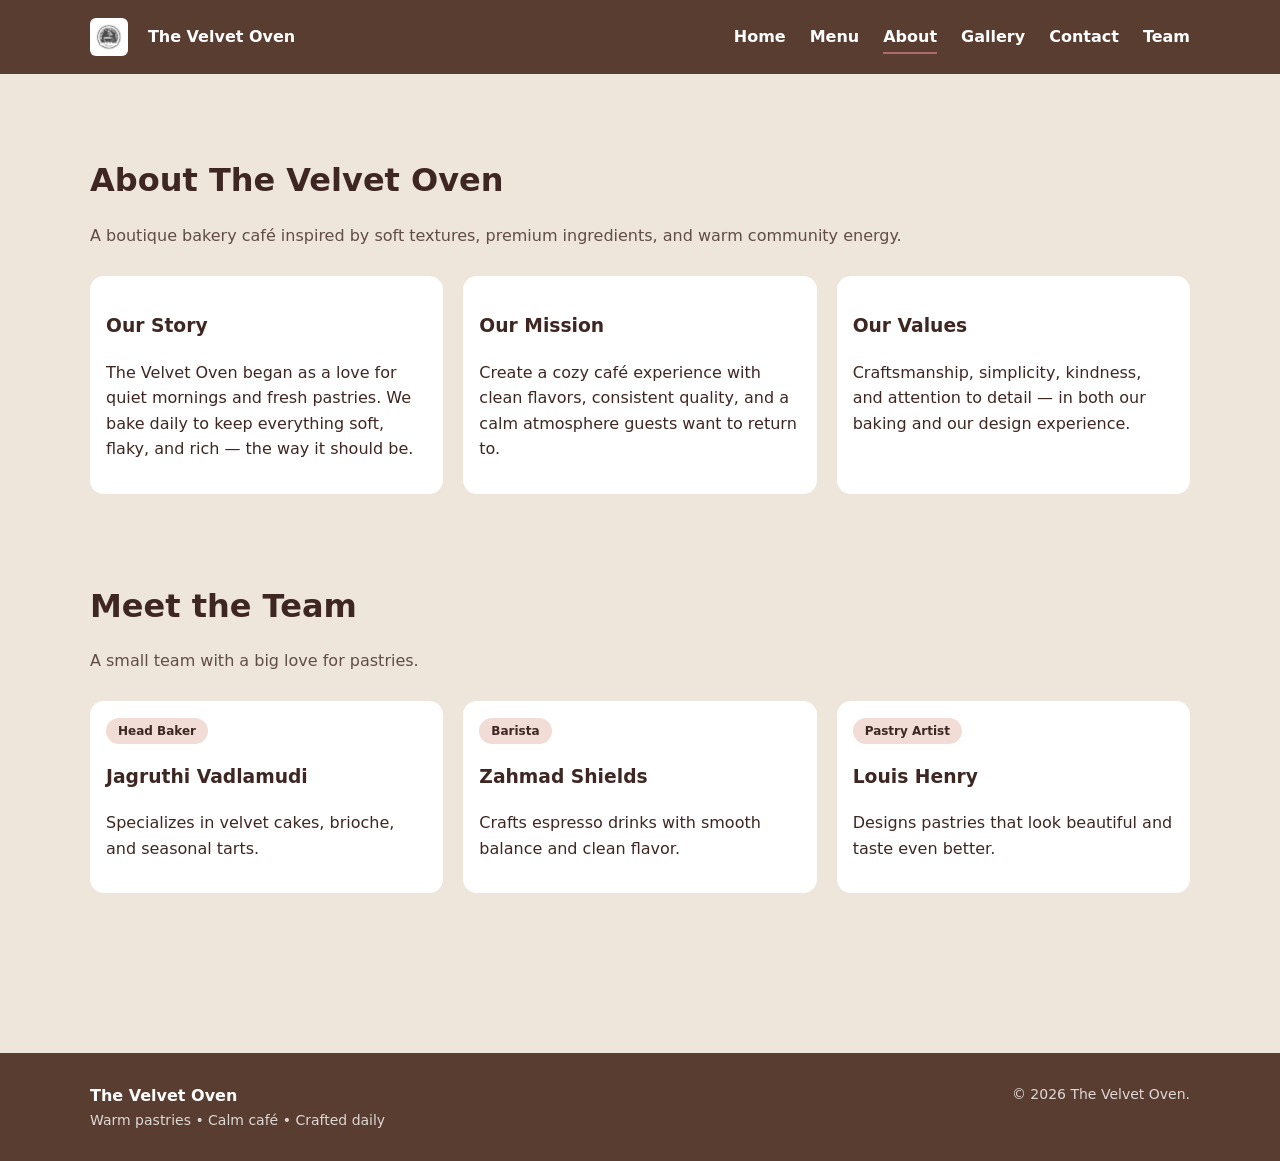
<file: about.html>
<!DOCTYPE html>
<html lang="en">
<head>
  <meta charset="UTF-8" />
  <meta name="viewport" content="width=device-width, initial-scale=1.0" />
  <title>The Velvet Oven | About</title>
  <link rel="stylesheet" href="css/styles.css" />
</head>
<body>

  <header class="site-header">
    <div class="container navbar">
      <a class="brand" href="index.html">
        <img src="assets/images/logo.jpg" alt="Velvet Oven Logo" class="logo">
        <span class="brand-mark" aria-hidden="true"></span>
        <span class="brand-text">The Velvet Oven</span>
      </a>

      <nav aria-label="Primary Navigation">
        <ul class="nav-links">
          <li><a href="index.html">Home</a></li>
          <li><a href="menu.html">Menu</a></li>
          <li><a href="about.html" aria-current="page">About</a></li>
          <li><a href="gallery.html">Gallery</a></li>
          <li><a href="contact.html">Contact</a></li>
          <li><a href="team.html">Team</a></li>
        </ul>
      </nav>
    </div>
  </header>

  <main class="section">
    <div class="container">
      <h1 class="section-title">About The Velvet Oven</h1>
      <p class="section-subtitle">
        A boutique bakery café inspired by soft textures, premium ingredients, and warm community energy.
      </p>

      <div class="grid-3">
        <article class="card">
          <h3>Our Story</h3>
          <p>
            The Velvet Oven began as a love for quiet mornings and fresh pastries. We bake daily to keep
            everything soft, flaky, and rich — the way it should be.
          </p>
        </article>

        <article class="card">
          <h3>Our Mission</h3>
          <p>
            Create a cozy café experience with clean flavors, consistent quality, and a calm atmosphere
            guests want to return to.
          </p>
        </article>

        <article class="card">
          <h3>Our Values</h3>
          <p>
            Craftsmanship, simplicity, kindness, and attention to detail — in both our baking and our
            design experience.
          </p>
        </article>
      </div>

      <section class="section">
        <h2 class="section-title">Meet the Team</h2>
        <p class="section-subtitle">A small team with a big love for pastries.</p>

        <div class="grid-3">
          <article class="card">
            <span class="badge">Head Baker</span>
            <h3>Jagruthi Vadlamudi</h3>
            <p>Specializes in velvet cakes, brioche, and seasonal tarts.</p>
          </article>

          <article class="card">
            <span class="badge">Barista</span>
            <h3>Zahmad Shields</h3>
            <p>Crafts espresso drinks with smooth balance and clean flavor.</p>
          </article>

          <article class="card">
            <span class="badge">Pastry Artist</span>
            <h3>Louis Henry</h3>
            <p>Designs pastries that look beautiful and taste even better.</p>
          </article>
        </div>
      </section>

    </div>
  </main>

  <footer class="site-footer">
    <div class="container footer-grid">
      <div>
        <strong>The Velvet Oven</strong>
        <div class="small">Warm pastries • Calm café • Crafted daily</div>
      </div>
      <div class="small">© 2026 The Velvet Oven.</div>
    </div>
  </footer>

</body>
</html>
</file>
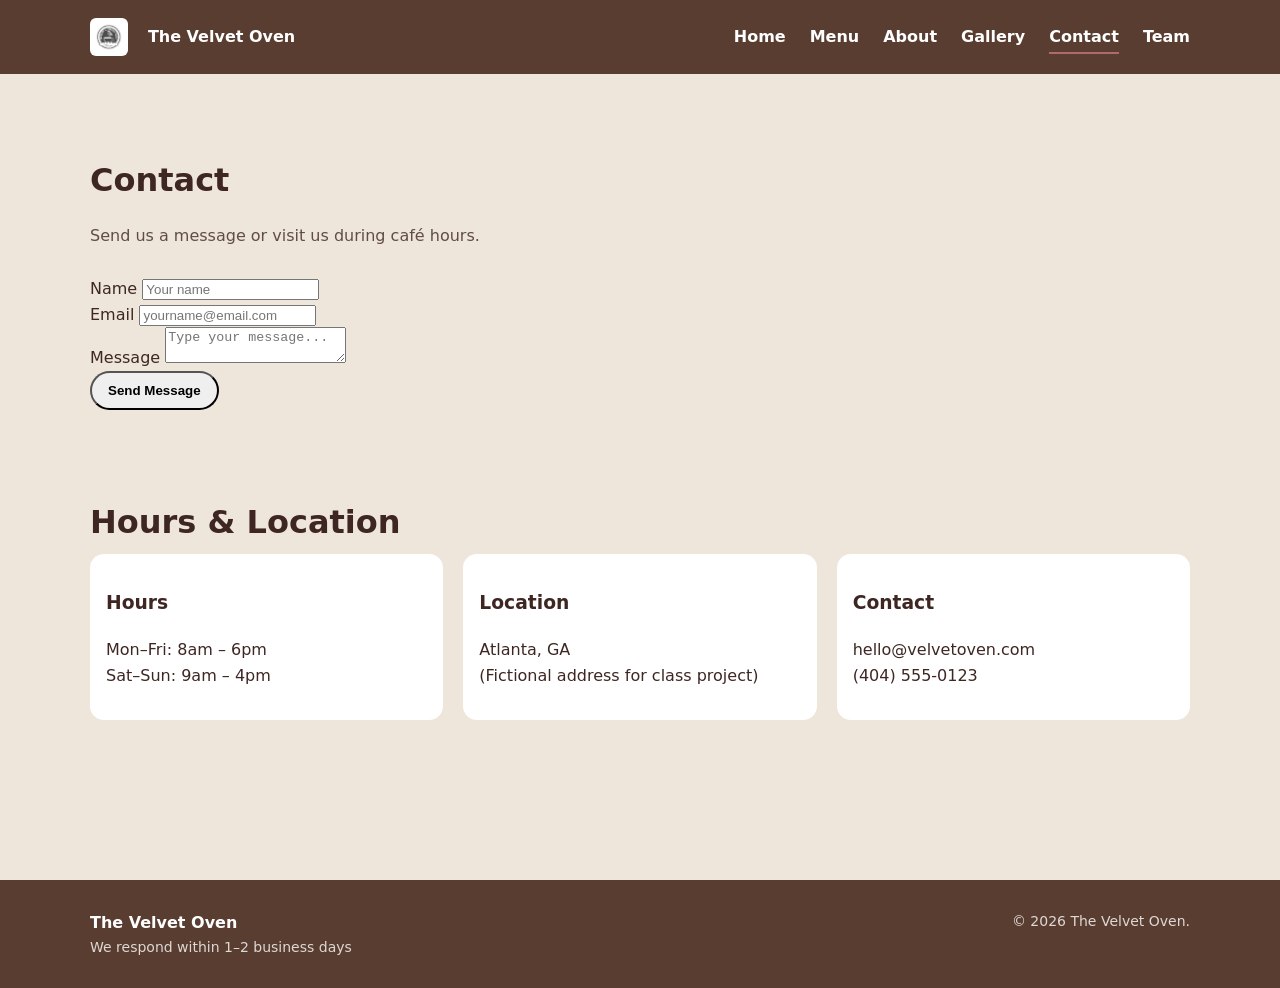
<file: contact.html>
<!DOCTYPE html>
<html lang="en">
<head>
  <meta charset="UTF-8" />
  <meta name="viewport" content="width=device-width, initial-scale=1.0" />
  <title>The Velvet Oven | Contact</title>
  <link rel="stylesheet" href="css/styles.css" />
</head>
<body>

  <header class="site-header">
    <div class="container navbar">
      <a class="brand" href="index.html">
        <img src="assets/images/logo.jpg" alt="Velvet Oven Logo" class="logo">
        <span class="brand-mark" aria-hidden="true"></span>
        <span class="brand-text">The Velvet Oven</span>
      </a>

      <nav aria-label="Primary Navigation">
        <ul class="nav-links">
          <li><a href="index.html">Home</a></li>
          <li><a href="menu.html">Menu</a></li>
          <li><a href="about.html">About</a></li>
          <li><a href="gallery.html">Gallery</a></li>
          <li><a href="contact.html" aria-current="page">Contact</a></li>
          <li><a href="team.html">Team</a></li>
        </ul>
      </nav>
    </div>
  </header>

  <main class="section">
    <div class="container">
      <h1 class="section-title">Contact</h1>
      <p class="section-subtitle">Send us a message or visit us during café hours.</p>

      <section class="form" aria-label="Contact form section">
        <form action="#" method="post">
          <div class="field">
            <label for="name">Name</label>
            <input id="name" name="name" type="text" placeholder="Your name" required />
          </div>

          <div class="field">
            <label for="email">Email</label>
            <input id="email" name="email" type="email" placeholder="yourname@email.com" required />
          </div>

          <div class="field">
            <label for="message">Message</label>
            <textarea id="message" name="message" placeholder="Type your message..." required></textarea>
          </div>

          <button class="btn btn-primary" type="submit">Send Message</button>
        </form>
      </section>

      <section class="section">
        <h2 class="section-title">Hours & Location</h2>
        <div class="grid-3">
          <article class="card">
            <h3>Hours</h3>
            <p>Mon–Fri: 8am – 6pm<br>Sat–Sun: 9am – 4pm</p>
          </article>
          <article class="card">
            <h3>Location</h3>
            <p>Atlanta, GA<br>(Fictional address for class project)</p>
          </article>
          <article class="card">
            <h3>Contact</h3>
            <p>hello@velvetoven.com<br>(404) 555-0123</p>
          </article>
        </div>
      </section>

    </div>
  </main>

  <footer class="site-footer">
    <div class="container footer-grid">
      <div>
        <strong>The Velvet Oven</strong>
        <div class="small">We respond within 1–2 business days</div>
      </div>
      <div class="small">© 2026 The Velvet Oven.</div>
    </div>
  </footer>

</body>
</html>
</file>
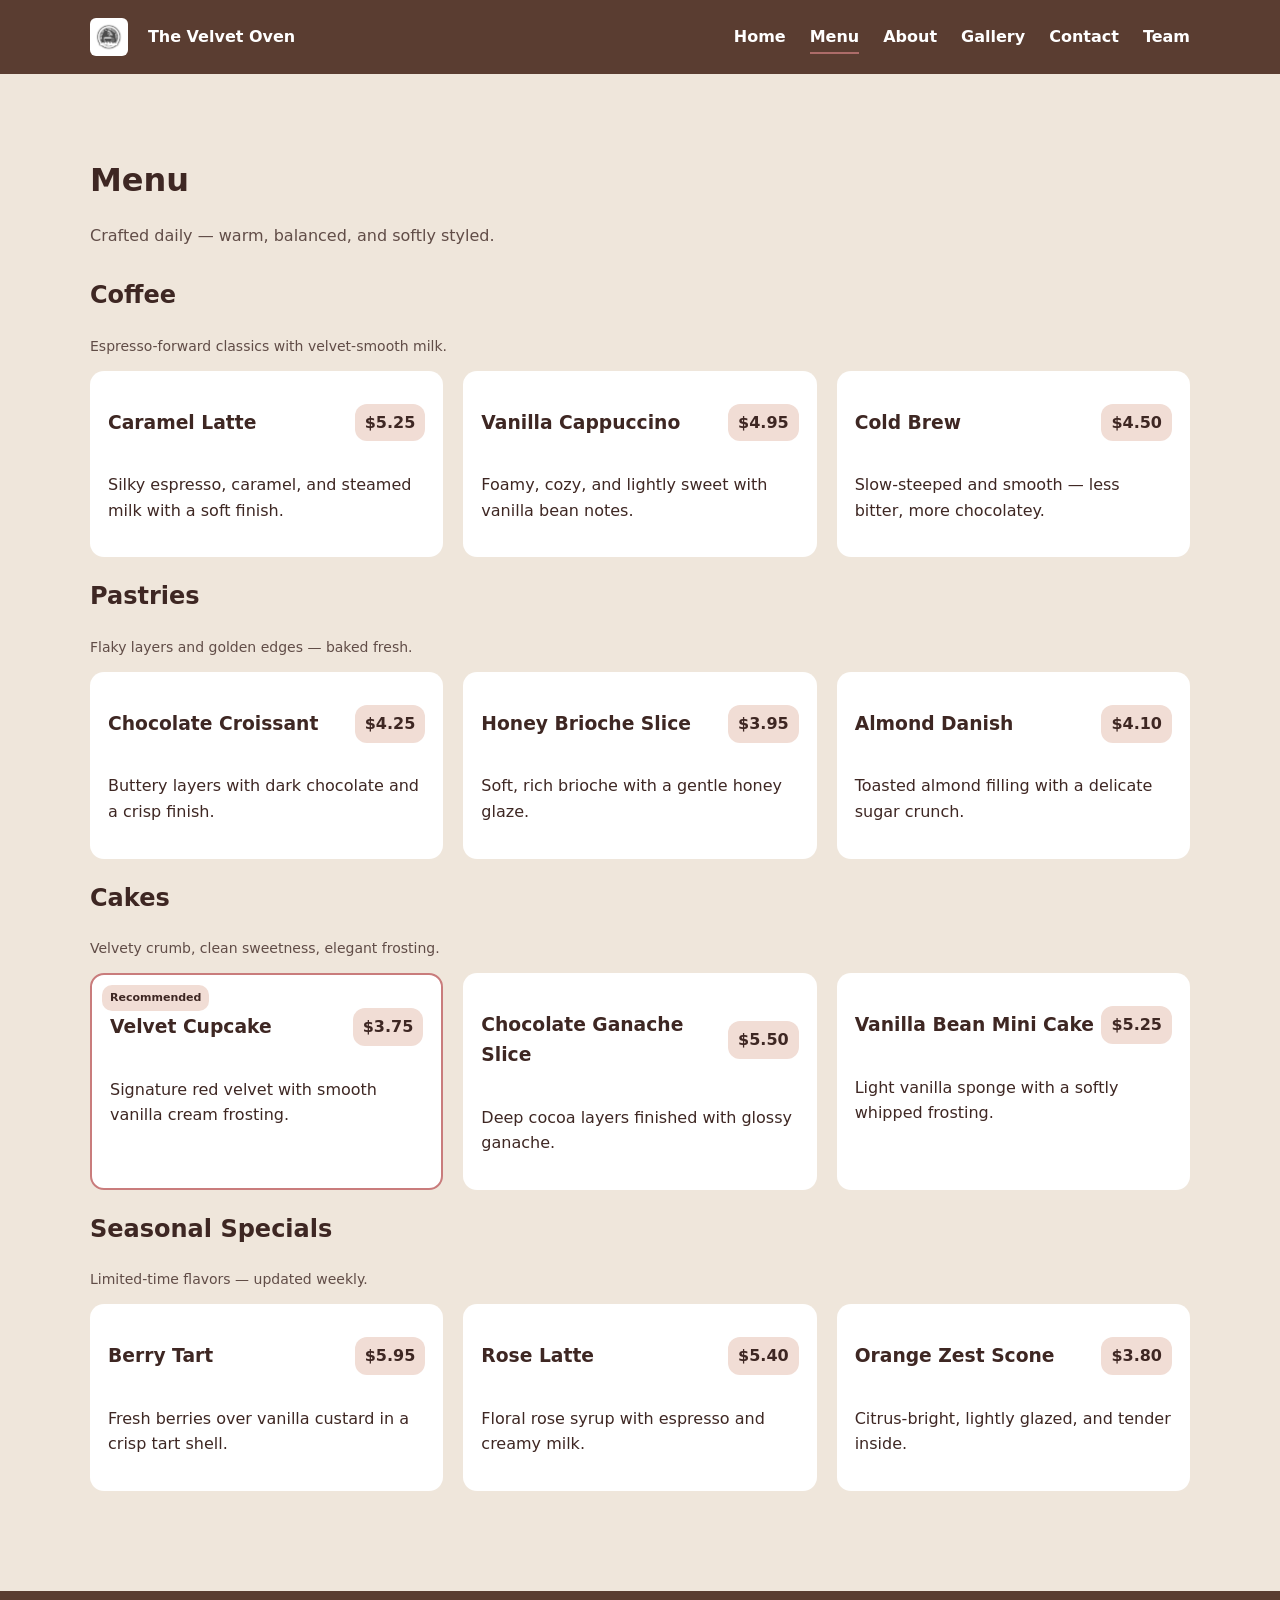
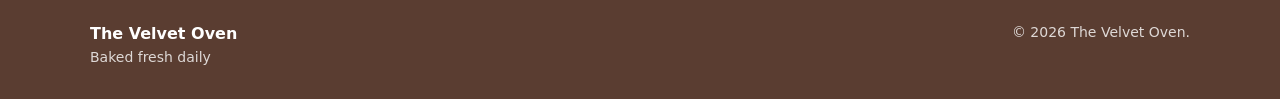
<file: menu.html>
<!DOCTYPE html>
<html lang="en">
<head>
  <meta charset="UTF-8" />
  <meta name="viewport" content="width=device-width, initial-scale=1.0" />
  <title>The Velvet Oven | Menu</title>
  <link rel="stylesheet" href="css/styles.css" />
</head>
<body>

<header class="site-header">
  <div class="container navbar">
    <a class="brand" href="index.html">
      <img src="assets/images/logo.jpg" alt="Velvet Oven Logo" class="logo">
      <span class="brand-mark" aria-hidden="true"></span>
      <span class="brand-text">The Velvet Oven</span>
    </a>

    <nav aria-label="Primary Navigation">
      <ul class="nav-links">
        <li><a href="index.html">Home</a></li>
        <li><a href="menu.html" aria-current="page">Menu</a></li>
        <li><a href="about.html">About</a></li>
        <li><a href="gallery.html">Gallery</a></li>
        <li><a href="contact.html">Contact</a></li>
        <li><a href="team.html">Team</a></li>
      </ul>
    </nav>
  </div>
</header>

<main class="section">
  <div class="container">
    <h1 class="section-title">Menu</h1>
    <p class="section-subtitle">Crafted daily — warm, balanced, and softly styled.</p>

    <!-- Coffee -->
    <section class="menu-section" aria-labelledby="coffee">
      <div class="menu-head">
        <h2 id="coffee">Coffee</h2>
        <p class="small">Espresso-forward classics with velvet-smooth milk.</p>
      </div>

      <div class="menu-grid">
        <article class="menu-item" id = "caramel-latte">
          <div class="menu-top">
            <h3>Caramel Latte</h3>
            <span class="price">$5.25</span>
          </div>
          <p>Silky espresso, caramel, and steamed milk with a soft finish.</p>
        </article>

        <article class="menu-item">
          <div class="menu-top">
            <h3>Vanilla Cappuccino</h3>
            <span class="price">$4.95</span>
          </div>
          <p>Foamy, cozy, and lightly sweet with vanilla bean notes.</p>
        </article>

        <article class="menu-item">
          <div class="menu-top">
            <h3>Cold Brew</h3>
            <span class="price">$4.50</span>
          </div>
          <p>Slow-steeped and smooth — less bitter, more chocolatey.</p>
        </article>
      </div>
    </section>

    <!-- Pastries -->
    <section class="menu-section" aria-labelledby="pastries">
      <div class="menu-head">
        <h2 id="pastries">Pastries</h2>
        <p class="small">Flaky layers and golden edges — baked fresh.</p>
      </div>

      <div class="menu-grid">
        <article class="menu-item" id = "croissant">
          <div class="menu-top">
            <h3>Chocolate Croissant</h3>
            <span class="price">$4.25</span>
          </div>
          <p>Buttery layers with dark chocolate and a crisp finish.</p>
        </article>

        <article class="menu-item" id = "honey-brioche">
          <div class="menu-top">
            <h3>Honey Brioche Slice</h3>
            <span class="price">$3.95</span>
          </div>
          <p>Soft, rich brioche with a gentle honey glaze.</p>
        </article>

        <article class="menu-item">
          <div class="menu-top">
            <h3>Almond Danish</h3>
            <span class="price">$4.10</span>
          </div>
          <p>Toasted almond filling with a delicate sugar crunch.</p>
        </article>
      </div>
    </section>

    <!-- Cakes -->
    <section class="menu-section" aria-labelledby="cakes">
      <div class="menu-head">
        <h2 id="cakes">Cakes</h2>
        <p class="small">Velvety crumb, clean sweetness, elegant frosting.</p>
      </div>

      <div class="menu-grid">
        <article class="menu-item recommended" id = "velvet-cupcake">
          <div class="menu-top">
            <h3>Velvet Cupcake</h3>
            <span class="price">$3.75</span>
          </div>
          <p>Signature red velvet with smooth vanilla cream frosting.</p>
        </article>

        <article class="menu-item">
          <div class="menu-top">
            <h3>Chocolate Ganache Slice</h3>
            <span class="price">$5.50</span>
          </div>
          <p>Deep cocoa layers finished with glossy ganache.</p>
        </article>

        <article class="menu-item">
          <div class="menu-top">
            <h3>Vanilla Bean Mini Cake</h3>
            <span class="price">$5.25</span>
          </div>
          <p>Light vanilla sponge with a softly whipped frosting.</p>
        </article>
      </div>
    </section>

    <!-- Seasonal -->
    <section class="menu-section" aria-labelledby="seasonal">
      <div class="menu-head">
        <h2 id="seasonal">Seasonal Specials</h2>
        <p class="small">Limited-time flavors — updated weekly.</p>
      </div>

      <div class="menu-grid">
        <article class="menu-item" id ="berry-tart">
          <div class="menu-top">
            <h3>Berry Tart</h3>
            <span class="price">$5.95</span>
          </div>
          <p>Fresh berries over vanilla custard in a crisp tart shell.</p>
        </article>

        <article class="menu-item">
          <div class="menu-top">
            <h3>Rose Latte</h3>
            <span class="price">$5.40</span>
          </div>
          <p>Floral rose syrup with espresso and creamy milk.</p>
        </article>

        <article class="menu-item">
          <div class="menu-top">
            <h3>Orange Zest Scone</h3>
            <span class="price">$3.80</span>
          </div>
          <p>Citrus-bright, lightly glazed, and tender inside.</p>
        </article>
      </div>
    </section>

  </div>
</main>

<footer class="site-footer">
  <div class="container footer-grid">
    <div>
      <strong>The Velvet Oven</strong>
      <div class="small">Baked fresh daily</div>
    </div>
    <div class="small">© 2026 The Velvet Oven.</div>
  </div>
</footer>

</body>
</html>
</file>
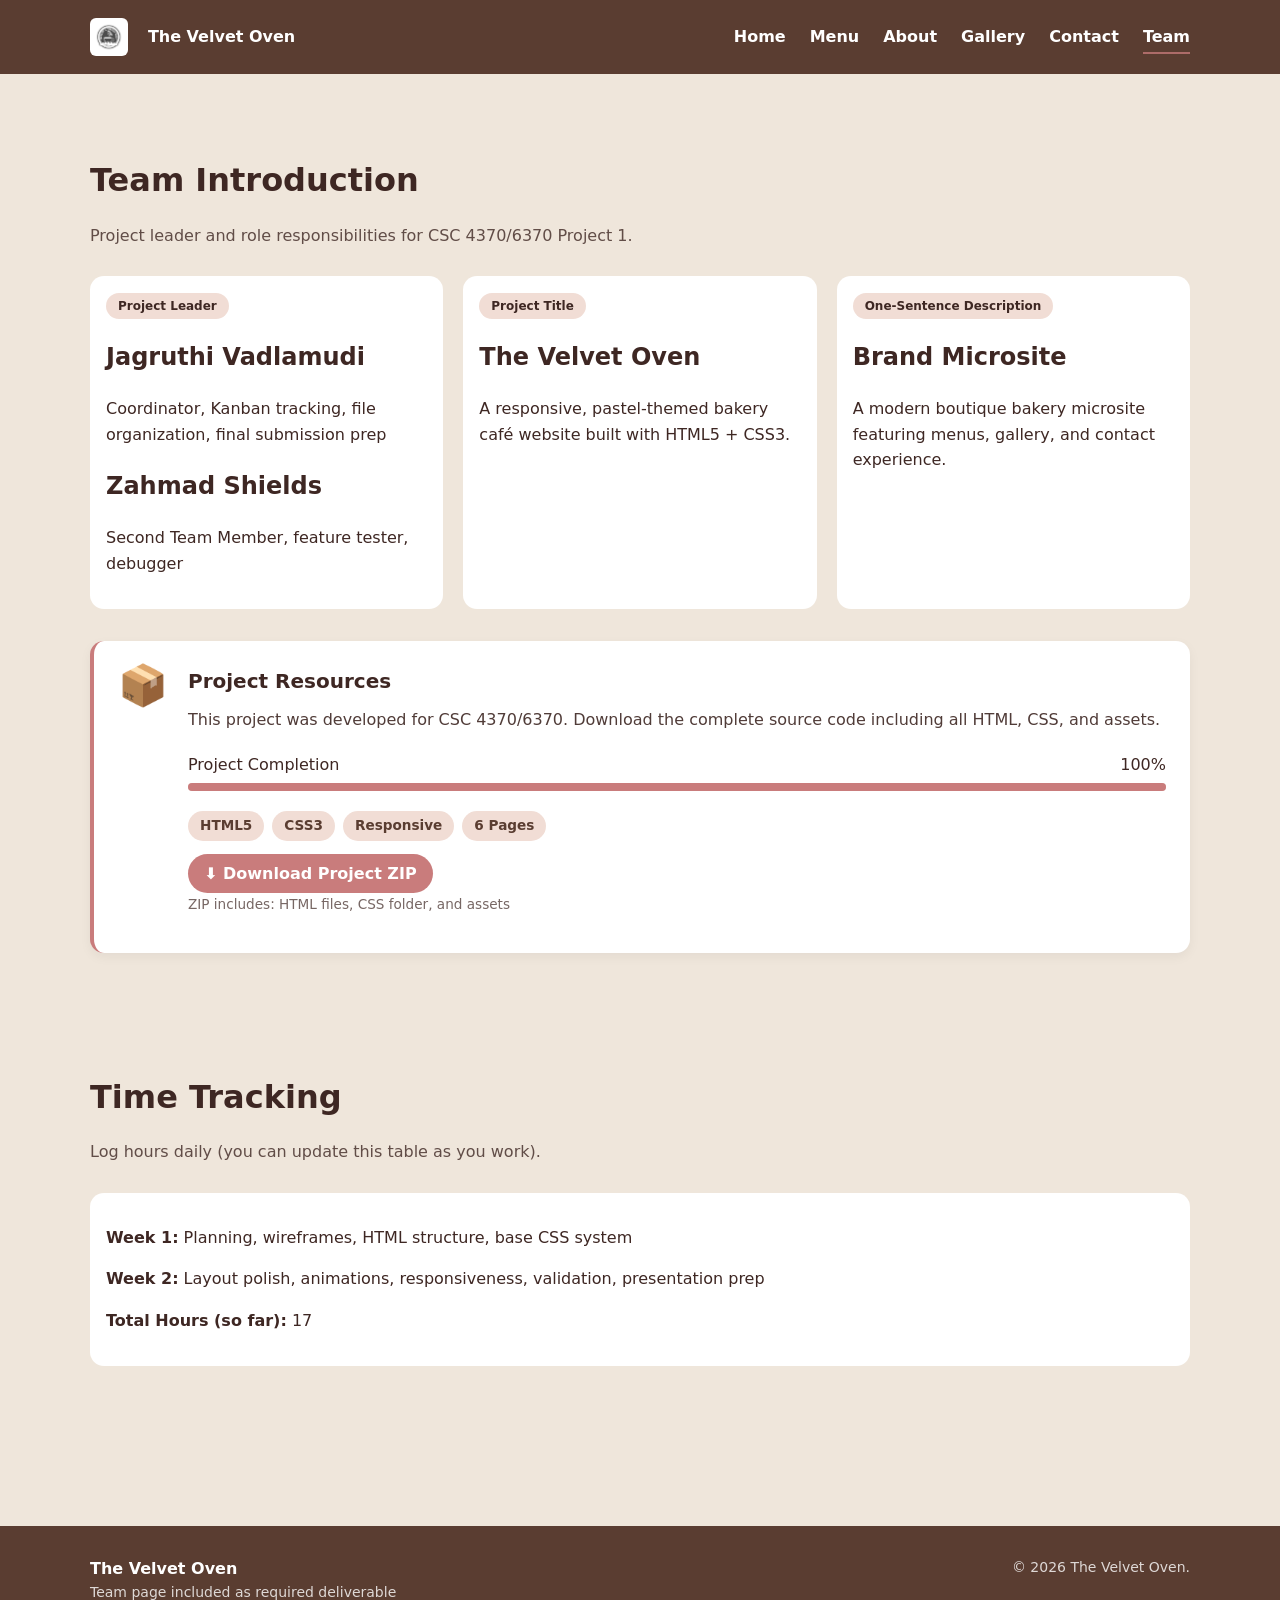
<file: team.html>
<!DOCTYPE html>
<html lang="en">

<head>
  <meta charset="UTF-8">
  <meta name="viewport" content="width=device-width, initial-scale=1.0">
  <title>The Velvet Oven | Team</title>
  <link rel="stylesheet" href="css/styles.css">
</head>

<body>

  <header class="site-header">
    <div class="container navbar">
      <a class="brand" href="index.html">
        <img src="assets/images/logo.jpg" alt="Velvet Oven Logo" class="logo">
        <span class="brand-mark" aria-hidden="true"></span>
        <span class="brand-text">The Velvet Oven</span>
      </a>

      <nav aria-label="Primary Navigation">
        <ul class="nav-links">
          <li><a href="index.html">Home</a></li>
          <li><a href="menu.html">Menu</a></li>
          <li><a href="about.html">About</a></li>
          <li><a href="gallery.html">Gallery</a></li>
          <li><a href="contact.html">Contact</a></li>
          <li><a href="team.html" aria-current="page">Team</a></li>
        </ul>
      </nav>
    </div>
  </header>

  <main class="section">
    <div class="container">
      <h1 class="section-title">Team Introduction</h1>
      <p class="section-subtitle">
        Project leader and role responsibilities for CSC 4370/6370 Project 1.
      </p>

      <div class="grid-3">
        <article class="card">
          <span class="badge">Project Leader</span>
          <h2>Jagruthi Vadlamudi</h2>
          <p>Coordinator, Kanban tracking, file organization, final submission prep</p>

          <h2>Zahmad Shields</h2>
          <p>Second Team Member, feature tester, debugger  </p>
        </article>

        <article class="card">
          <span class="badge">Project Title</span>
          <h2>The Velvet Oven</h2>
          <p>A responsive, pastel-themed bakery café website built with HTML5 + CSS3.</p>
        </article>

        <article class="card">
          <span class="badge">One-Sentence Description</span>
          <h2>Brand Microsite</h2>
          <p>A modern boutique bakery microsite featuring menus, gallery, and contact experience.</p>
        </article>
      </div>

      <!-- Updated long rectangle information card with download option -->
<div class="info-card-long">
  <div class="info-card-icon" aria-hidden="true">📦</div>
  <div class="info-card-content">
    <h3 class="info-card-title">Project Resources</h3>
    <p class="info-card-description">This project was developed for CSC 4370/6370. Download the complete source code including all HTML, CSS, and assets.</p>
    
    <!-- Progress/status indicators -->
    <div style="margin: 20px 0;">
      <div style="display: flex; justify-content: space-between; margin-bottom: 5px;">
        <span>Project Completion</span>
        <span>100%</span>
      </div>
      <div style="height: 8px; background: #f1ddd5; border-radius: 4px;">
        <div style="width: 100%; height: 100%; background: #c97c7c; border-radius: 4px;"></div>
      </div>
    </div>
    
    <div class="info-card-details">
      <span class="info-card-tag">HTML5</span>
      <span class="info-card-tag">CSS3</span>
      <span class="info-card-tag">Responsive</span>
      <span class="info-card-tag">6 Pages</span>
    </div>
    
    <!-- Download button -->
    <div style="margin-top: 20px;">
      <a href="downloads/The-Velvet-Oven-Project.zip" class="btn primary" download>
        ⬇️ Download Project ZIP
      </a>
      <p style="font-size: 0.85rem; opacity: 0.7; margin-top: 8px;">
        ZIP includes: HTML files, CSS folder, and assets
      </p>
    </div>
  </div>
</div>

      

      <section class="section">
        <h2 class="section-title">Time Tracking</h2>
        <p class="section-subtitle">Log hours daily (you can update this table as you work).</p>

        <div class="card">
          <p><strong>Week 1:</strong> Planning, wireframes, HTML structure, base CSS system</p>
          <p><strong>Week 2:</strong> Layout polish, animations, responsiveness, validation, presentation prep</p>
          <p><strong>Total Hours (so far):</strong> 17</p>
        </div>
      </section>

    </div>
  </main>

  <footer class="site-footer">
    <div class="container footer-grid">
      <div>
        <strong>The Velvet Oven</strong>
        <div class="small">Team page included as required deliverable</div>
      </div>
      <div class="small">© 2026 The Velvet Oven.</div>
    </div>
  </footer>

</body>
</html>
</file>
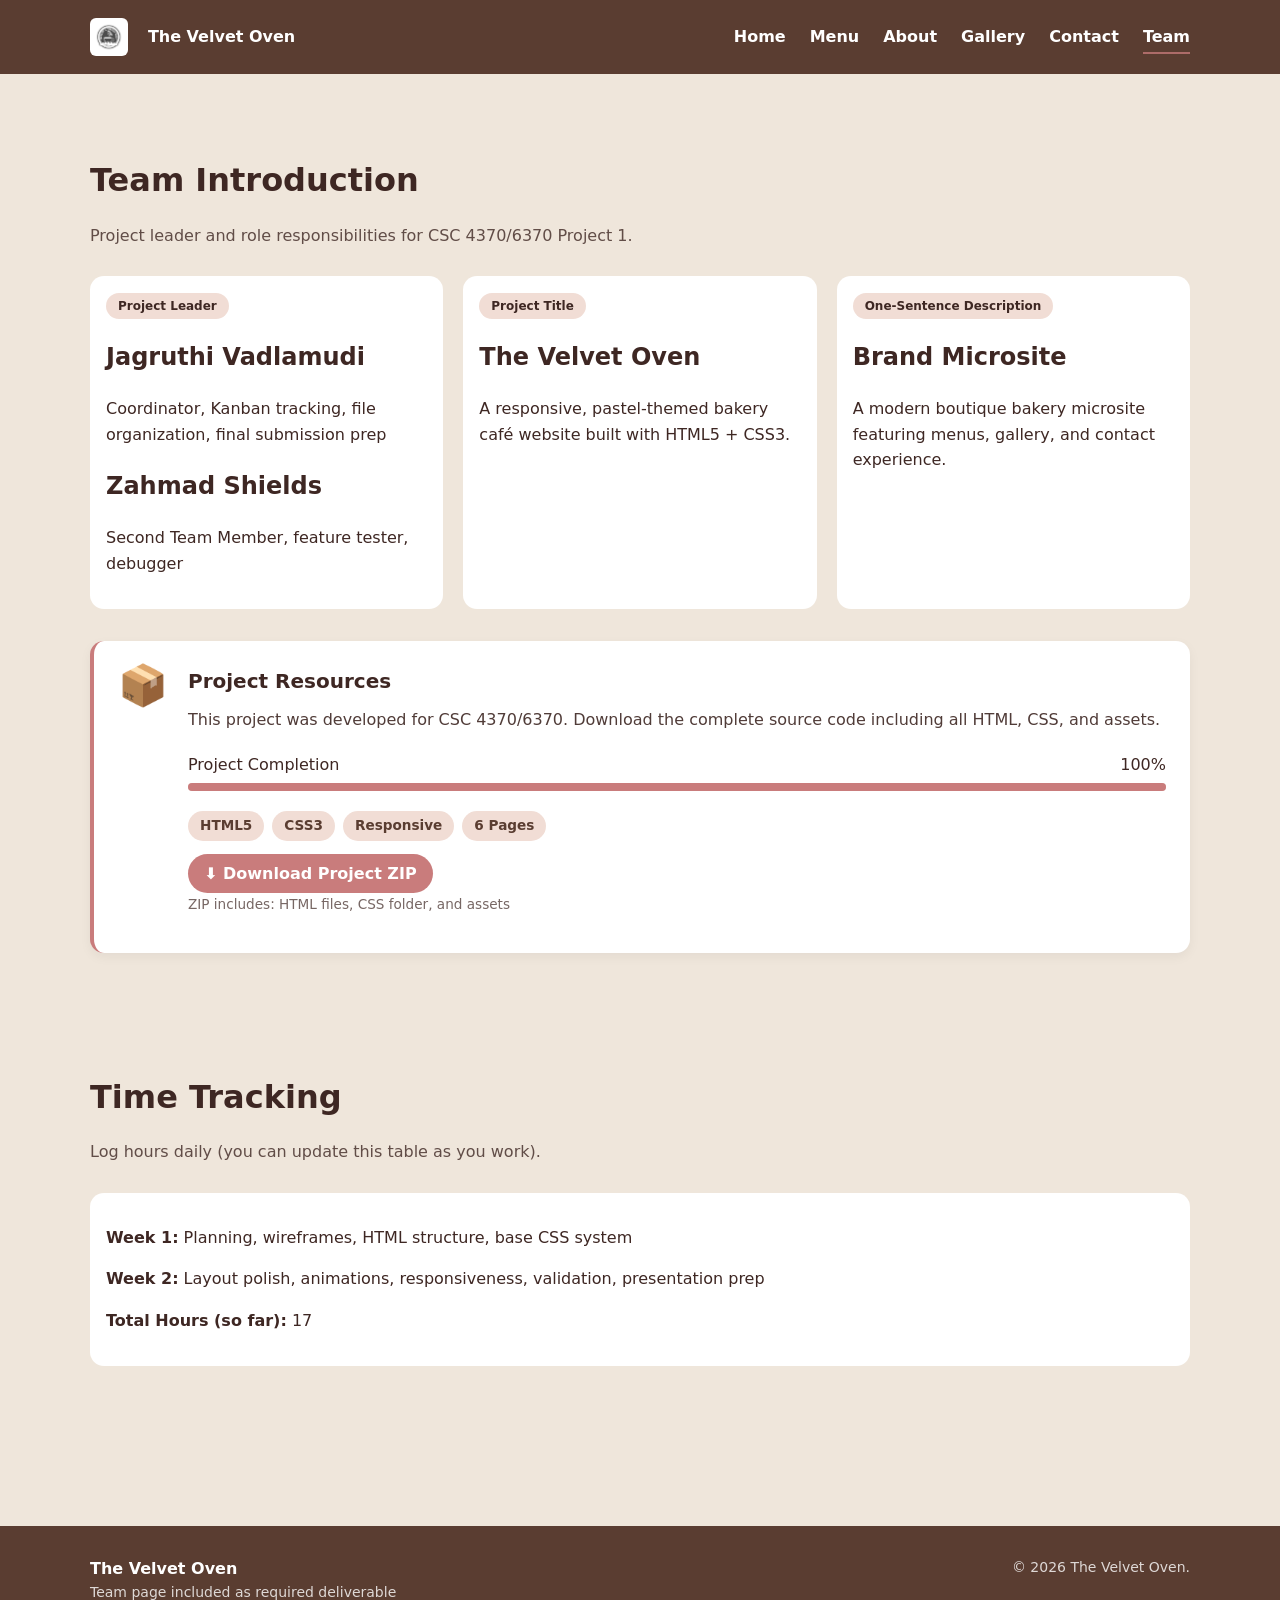
<file: downloads/The-Velvet-Oven-Project/team.html>
<!DOCTYPE html>
<html lang="en">

<head>
  <meta charset="UTF-8">
  <meta name="viewport" content="width=device-width, initial-scale=1.0">
  <title>The Velvet Oven | Team</title>
  <link rel="stylesheet" href="css/styles.css">
</head>

<body>

  <header class="site-header">
    <div class="container navbar">
      <a class="brand" href="index.html">
        <img src="assets/images/logo.jpg" alt="Velvet Oven Logo" class="logo">
        <span class="brand-mark" aria-hidden="true"></span>
        <span class="brand-text">The Velvet Oven</span>
      </a>

      <nav aria-label="Primary Navigation">
        <ul class="nav-links">
          <li><a href="index.html">Home</a></li>
          <li><a href="menu.html">Menu</a></li>
          <li><a href="about.html">About</a></li>
          <li><a href="gallery.html">Gallery</a></li>
          <li><a href="contact.html">Contact</a></li>
          <li><a href="team.html" aria-current="page">Team</a></li>
        </ul>
      </nav>
    </div>
  </header>

  <main class="section">
    <div class="container">
      <h1 class="section-title">Team Introduction</h1>
      <p class="section-subtitle">
        Project leader and role responsibilities for CSC 4370/6370 Project 1.
      </p>

      <div class="grid-3">
        <article class="card">
          <span class="badge">Project Leader</span>
          <h2>Jagruthi Vadlamudi</h2>
          <p>Coordinator, Kanban tracking, file organization, final submission prep</p>

          <h2>Zahmad Shields</h2>
          <p>Second Team Member, feature tester, debugger  </p>
        </article>

        <article class="card">
          <span class="badge">Project Title</span>
          <h2>The Velvet Oven</h2>
          <p>A responsive, pastel-themed bakery café website built with HTML5 + CSS3.</p>
        </article>

        <article class="card">
          <span class="badge">One-Sentence Description</span>
          <h2>Brand Microsite</h2>
          <p>A modern boutique bakery microsite featuring menus, gallery, and contact experience.</p>
        </article>
      </div>

      <!-- Updated long rectangle information card with download option -->
<div class="info-card-long">
  <div class="info-card-icon" aria-hidden="true">📦</div>
  <div class="info-card-content">
    <h3 class="info-card-title">Project Resources</h3>
    <p class="info-card-description">This project was developed for CSC 4370/6370. Download the complete source code including all HTML, CSS, and assets.</p>
    
    <!-- Progress/status indicators -->
    <div style="margin: 20px 0;">
      <div style="display: flex; justify-content: space-between; margin-bottom: 5px;">
        <span>Project Completion</span>
        <span>100%</span>
      </div>
      <div style="height: 8px; background: #f1ddd5; border-radius: 4px;">
        <div style="width: 100%; height: 100%; background: #c97c7c; border-radius: 4px;"></div>
      </div>
    </div>
    
    <div class="info-card-details">
      <span class="info-card-tag">HTML5</span>
      <span class="info-card-tag">CSS3</span>
      <span class="info-card-tag">Responsive</span>
      <span class="info-card-tag">6 Pages</span>
    </div>
    
    <!-- Download button -->
    <div style="margin-top: 20px;">
      <a href="downloads/The-Velvet-Oven-PROJECT-1-zahmad-polish(1).zip" class="btn primary" download>
        ⬇️ Download Project ZIP
      </a>
      <p style="font-size: 0.85rem; opacity: 0.7; margin-top: 8px;">
        ZIP includes: HTML files, CSS folder, and assets
      </p>
    </div>
  </div>
</div>

      

      <section class="section">
        <h2 class="section-title">Time Tracking</h2>
        <p class="section-subtitle">Log hours daily (you can update this table as you work).</p>

        <div class="card">
          <p><strong>Week 1:</strong> Planning, wireframes, HTML structure, base CSS system</p>
          <p><strong>Week 2:</strong> Layout polish, animations, responsiveness, validation, presentation prep</p>
          <p><strong>Total Hours (so far):</strong> 17</p>
        </div>
      </section>

    </div>
  </main>

  <footer class="site-footer">
    <div class="container footer-grid">
      <div>
        <strong>The Velvet Oven</strong>
        <div class="small">Team page included as required deliverable</div>
      </div>
      <div class="small">© 2026 The Velvet Oven.</div>
    </div>
  </footer>

</body>
</html>
</file>
<file: css/styles.css>
* {
  box-sizing: border-box;
}

body {
  margin: 0;
  font-family: system-ui, -apple-system, BlinkMacSystemFont, "Segoe UI",
  Roboto, Oxygen, Ubuntu, Cantarell, "Open Sans", "Helvetica Neue", sans-serif;
  background: #efe6db;
  color: #3e2723;
  line-height: 1.6;
}

.container {
  width: min(1100px, 92%);
  margin-inline: auto;
}

.section {
  padding: 60px 0;
}

.site-header {
  background: #5a3d31;
  color: white;
}

.navbar {
  display: flex;
  justify-content: space-between;
  align-items: center;
  padding: 18px 0;
}

.brand {
  display: flex;
  align-items: center;
  gap: 10px;
  text-decoration: none;
  color: white;
}

.logo {
  height: 38px;
  width: auto;
  border-radius: 6px;
  display: block;
}

.brand-text {
  font-weight: 700;
}

.nav-links {
  display: flex;
  gap: 24px;
  list-style: none;
  padding: 0;
  margin: 0;
}

.nav-links a {
  text-decoration: none;
  color: white;
  font-weight: 600;
}

.nav-links a:hover {
  opacity: 0.7;
}

.nav-links a[aria-current="page"] {
  border-bottom: 2px solid rgba(201,124,124,0.75);
  padding-bottom: 6px;
}

.hero-grid {
  display: grid;
  grid-template-columns: 1fr 1fr;
  gap: 30px;
  align-items: center;
}

.hero-text h1 {
  font-size: 42px;
  margin-bottom: 10px;
}

.hero-actions {
  display: flex;
  gap: 14px;
  margin-top: 16px;
}

.hero-card {
  padding: 40px;
  background: #f7efe6;
  border-radius: 14px;
}

.hero-badge {
  font-weight: 600;
}

.hero {
  position: relative;
  overflow: hidden;
}

.hero::before {
  content: "";
  position: absolute;
  inset: 0;
  background: url("../assets/images/cafe.jpg") center/cover no-repeat;
  opacity: 0.15;
  transform: scale(1.05);
}

.hero .container {
  position: relative;
  z-index: 1;
}

.btn {
  padding: 10px 16px;
  border-radius: 20px;
  text-decoration: none;
  font-weight: 600;
}

.btn.primary {
  background: #c97c7c;
  color: white;
}

.btn.outline {
  border: 2px solid #c97c7c;
  color: #5a3d31;
}

.section-title {
  font-size: 32px;
  margin-bottom: 6px;
}

.section-subtitle {
  opacity: 0.8;
  margin-bottom: 28px;
}

.grid-3 {
  display: grid;
  grid-template-columns: repeat(3,1fr);
  gap: 20px;
}

.card {
  background: white;
  border-radius: 14px;
  overflow: hidden;
  padding: 16px;
}

.card-media {
  padding: 0;
}

.card-img {
  width: 100%;
  height: 180px;
  object-fit: cover;
}

.card-body {
  padding: 16px;
}

/* NEW: Long rectangle info card for team.html */
.info-card-long {
  display: flex;
  background: white;
  border-radius: 14px;
  padding: 24px;
  margin: 32px 0;
  gap: 20px;
  transition: transform 0.2s ease, box-shadow 0.2s ease;
  box-shadow: 0 4px 12px rgba(0, 0, 0, 0.05);
  border-left: 4px solid #c97c7c;
}

.info-card-long:hover {
  transform: translateY(-4px);
  box-shadow: 0 12px 24px rgba(0, 0, 0, 0.1);
}

.info-card-icon {
  font-size: 2.5rem;
  line-height: 1;
  min-width: 50px;
  text-align: center;
}

.info-card-content {
  flex: 1;
}

.info-card-title {
  font-size: 1.25rem;
  margin: 0 0 10px 0;
  color: #3e2723;
}

.info-card-description {
  margin: 0 0 16px 0;
  line-height: 1.6;
  opacity: 0.9;
}

.info-card-details {
  display: flex;
  flex-wrap: wrap;
  gap: 8px;
}

.info-card-tag {
  background: #f1ddd5;
  padding: 4px 12px;
  border-radius: 20px;
  font-size: 0.85rem;
  font-weight: 600;
  color: #5a3d31;
}

/* Mobile responsiveness for the long card */
@media (max-width: 600px) {
  .info-card-long {
    flex-direction: column;
    padding: 20px;
    gap: 12px;
  }
  
  .info-card-icon {
    font-size: 2rem;
    text-align: left;
  }
}

/* For very small screens */
@media (max-width: 400px) {
  .info-card-details {
    flex-direction: column;
    gap: 6px;
  }
  
  .info-card-tag {
    display: inline-block;
    width: fit-content;
  }
}

.badge {
  background: #f1ddd5;
  padding: 6px 12px;
  border-radius: 16px;
  font-size: 12px;
  font-weight: 700;
}

.badge {
  background: #f1ddd5;
  padding: 6px 12px;
  border-radius: 16px;
  font-size: 12px;
  font-weight: 700;
}

.pulse {
  animation: pulse 2s infinite;
}

@keyframes pulse {
  0% { 
    transform: scale(1);
    background: #f1ddd5; /* Original color */
  }
  50% { 
    transform: scale(1.15);
    background: #c97c7c; /* Change to accent color */
    color: white;
  }
  100% { 
    transform: scale(1);
    background: #f1ddd5; /* Back to original */
  }
}

.gallery-grid {
  display: grid;
  grid-template-columns: repeat(3,1fr);
  gap: 18px;
}

.gallery-item {
  position: relative;
  overflow: hidden;
  border-radius: 12px;
}

.gallery-img {
  width: 100%;
  height: 240px;
  object-fit: cover;
}

.gallery-overlay {
  position: absolute;
  bottom: 12px;
  left: 12px;
  background: rgba(255,255,255,0.85);
  padding: 8px 12px;
  border-radius: 20px;
  font-weight: 700;
  opacity: 0;
  transform: translateY(8px);
  transition: all .3s;
}

.gallery-item:hover .gallery-overlay {
  opacity: 1;
  transform: translateY(0);
}

.gallery-item:hover .gallery-img {
  transform: scale(1.06);
  transition: transform .3s;
}

.gallery-animate .gallery-item {
  opacity: 0;
  transform: translateY(12px);
  animation: fadeUp .5s forwards;
}

.gallery-animate .gallery-item:nth-child(1){animation-delay:.05s}
.gallery-animate .gallery-item:nth-child(2){animation-delay:.1s}
.gallery-animate .gallery-item:nth-child(3){animation-delay:.15s}
.gallery-animate .gallery-item:nth-child(4){animation-delay:.2s}
.gallery-animate .gallery-item:nth-child(5){animation-delay:.25s}
.gallery-animate .gallery-item:nth-child(6){animation-delay:.3s}

@keyframes fadeUp {
  to {
    opacity:1;
    transform:translateY(0);
  }
}

.menu-grid {
  display:grid;
  grid-template-columns:repeat(3,1fr);
  gap:20px;
}

.menu-item {
  background:white;
  padding:18px;
  border-radius:14px;
  position:relative;
}

.menu-top {
  display:flex;
  justify-content:space-between;
  align-items:center;
}

.price {
  background:#f1ddd5;
  padding:6px 10px;
  border-radius:12px;
  font-weight:700;
}

.menu-item.recommended {
  border:2px solid #c97c7c;
}

.menu-item.recommended::before {
  content:"Recommended";
  position:absolute;
  top:10px;
  left:10px;
  background:#f1ddd5;
  padding:4px 8px;
  border-radius:10px;
  font-size:11px;
  font-weight:700;
}

.card,
.menu-item,
.gallery-item {
  transition: transform .2s ease, box-shadow .2s ease;
}

.card:hover,
.menu-item:hover,
.gallery-item:hover {
  transform: translateY(-6px);
  box-shadow:0 10px 20px rgba(0,0,0,.1);
}

.site-footer {
  background:#5a3d31;
  color:white;
  padding:30px 0;
  margin-top:40px;
}

.footer-grid {
  display:flex;
  justify-content:space-between;
}

.small {
  font-size:14px;
  opacity:.8;
}

@media (max-width:900px){

.hero-grid{
grid-template-columns:1fr;
}

.grid-3{
grid-template-columns:1fr 1fr;
}

.gallery-grid{
grid-template-columns:1fr 1fr;
}

.menu-grid{
grid-template-columns:1fr 1fr;
}

}

@media (max-width:600px){

.navbar{
flex-direction:column;
gap:10px;
}

.grid-3{
grid-template-columns:1fr;
}

.gallery-grid{
grid-template-columns:1fr;
}

.menu-grid{
grid-template-columns:1fr;
}

.logo {
  height: 34px;
}

}

@media (prefers-reduced-motion: reduce) {

* {
animation:none !important;
transition:none !important;
scroll-behavior:auto !important;
}

}
</file>
<file: downloads/The-Velvet-Oven-Project/css/styles.css>
* {
  box-sizing: border-box;
}

body {
  margin: 0;
  font-family: system-ui, -apple-system, BlinkMacSystemFont, "Segoe UI",
  Roboto, Oxygen, Ubuntu, Cantarell, "Open Sans", "Helvetica Neue", sans-serif;
  background: #efe6db;
  color: #3e2723;
  line-height: 1.6;
}

.container {
  width: min(1100px, 92%);
  margin-inline: auto;
}

.section {
  padding: 60px 0;
}

.site-header {
  background: #5a3d31;
  color: white;
}

.navbar {
  display: flex;
  justify-content: space-between;
  align-items: center;
  padding: 18px 0;
}

.brand {
  display: flex;
  align-items: center;
  gap: 10px;
  text-decoration: none;
  color: white;
}

.logo {
  height: 38px;
  width: auto;
  border-radius: 6px;
  display: block;
}

.brand-text {
  font-weight: 700;
}

.nav-links {
  display: flex;
  gap: 24px;
  list-style: none;
  padding: 0;
  margin: 0;
}

.nav-links a {
  text-decoration: none;
  color: white;
  font-weight: 600;
}

.nav-links a:hover {
  opacity: 0.7;
}

.nav-links a[aria-current="page"] {
  border-bottom: 2px solid rgba(201,124,124,0.75);
  padding-bottom: 6px;
}

.hero-grid {
  display: grid;
  grid-template-columns: 1fr 1fr;
  gap: 30px;
  align-items: center;
}

.hero-text h1 {
  font-size: 42px;
  margin-bottom: 10px;
}

.hero-actions {
  display: flex;
  gap: 14px;
  margin-top: 16px;
}

.hero-card {
  padding: 40px;
  background: #f7efe6;
  border-radius: 14px;
}

.hero-badge {
  font-weight: 600;
}

.hero {
  position: relative;
  overflow: hidden;
}

.hero::before {
  content: "";
  position: absolute;
  inset: 0;
  background: url("../assets/images/cafe.jpg") center/cover no-repeat;
  opacity: 0.15;
  transform: scale(1.05);
}

.hero .container {
  position: relative;
  z-index: 1;
}

.btn {
  padding: 10px 16px;
  border-radius: 20px;
  text-decoration: none;
  font-weight: 600;
}

.btn.primary {
  background: #c97c7c;
  color: white;
}

.btn.outline {
  border: 2px solid #c97c7c;
  color: #5a3d31;
}

.section-title {
  font-size: 32px;
  margin-bottom: 6px;
}

.section-subtitle {
  opacity: 0.8;
  margin-bottom: 28px;
}

.grid-3 {
  display: grid;
  grid-template-columns: repeat(3,1fr);
  gap: 20px;
}

.card {
  background: white;
  border-radius: 14px;
  overflow: hidden;
  padding: 16px;
}

.card-media {
  padding: 0;
}

.card-img {
  width: 100%;
  height: 180px;
  object-fit: cover;
}

.card-body {
  padding: 16px;
}

/* NEW: Long rectangle info card for team.html */
.info-card-long {
  display: flex;
  background: white;
  border-radius: 14px;
  padding: 24px;
  margin: 32px 0;
  gap: 20px;
  transition: transform 0.2s ease, box-shadow 0.2s ease;
  box-shadow: 0 4px 12px rgba(0, 0, 0, 0.05);
  border-left: 4px solid #c97c7c;
}

.info-card-long:hover {
  transform: translateY(-4px);
  box-shadow: 0 12px 24px rgba(0, 0, 0, 0.1);
}

.info-card-icon {
  font-size: 2.5rem;
  line-height: 1;
  min-width: 50px;
  text-align: center;
}

.info-card-content {
  flex: 1;
}

.info-card-title {
  font-size: 1.25rem;
  margin: 0 0 10px 0;
  color: #3e2723;
}

.info-card-description {
  margin: 0 0 16px 0;
  line-height: 1.6;
  opacity: 0.9;
}

.info-card-details {
  display: flex;
  flex-wrap: wrap;
  gap: 8px;
}

.info-card-tag {
  background: #f1ddd5;
  padding: 4px 12px;
  border-radius: 20px;
  font-size: 0.85rem;
  font-weight: 600;
  color: #5a3d31;
}

/* Mobile responsiveness for the long card */
@media (max-width: 600px) {
  .info-card-long {
    flex-direction: column;
    padding: 20px;
    gap: 12px;
  }
  
  .info-card-icon {
    font-size: 2rem;
    text-align: left;
  }
}

/* For very small screens */
@media (max-width: 400px) {
  .info-card-details {
    flex-direction: column;
    gap: 6px;
  }
  
  .info-card-tag {
    display: inline-block;
    width: fit-content;
  }
}

.badge {
  background: #f1ddd5;
  padding: 6px 12px;
  border-radius: 16px;
  font-size: 12px;
  font-weight: 700;
}

.badge {
  background: #f1ddd5;
  padding: 6px 12px;
  border-radius: 16px;
  font-size: 12px;
  font-weight: 700;
}

.pulse {
  animation: pulse 2s infinite;
}

@keyframes pulse {
  0% {transform:scale(1)}
  50% {transform:scale(1.05)}
  100% {transform:scale(1)}
}

.gallery-grid {
  display: grid;
  grid-template-columns: repeat(3,1fr);
  gap: 18px;
}

.gallery-item {
  position: relative;
  overflow: hidden;
  border-radius: 12px;
}

.gallery-img {
  width: 100%;
  height: 240px;
  object-fit: cover;
}

.gallery-overlay {
  position: absolute;
  bottom: 12px;
  left: 12px;
  background: rgba(255,255,255,0.85);
  padding: 8px 12px;
  border-radius: 20px;
  font-weight: 700;
  opacity: 0;
  transform: translateY(8px);
  transition: all .3s;
}

.gallery-item:hover .gallery-overlay {
  opacity: 1;
  transform: translateY(0);
}

.gallery-item:hover .gallery-img {
  transform: scale(1.06);
  transition: transform .3s;
}

.gallery-animate .gallery-item {
  opacity: 0;
  transform: translateY(12px);
  animation: fadeUp .5s forwards;
}

.gallery-animate .gallery-item:nth-child(1){animation-delay:.05s}
.gallery-animate .gallery-item:nth-child(2){animation-delay:.1s}
.gallery-animate .gallery-item:nth-child(3){animation-delay:.15s}
.gallery-animate .gallery-item:nth-child(4){animation-delay:.2s}
.gallery-animate .gallery-item:nth-child(5){animation-delay:.25s}
.gallery-animate .gallery-item:nth-child(6){animation-delay:.3s}

@keyframes fadeUp {
  to {
    opacity:1;
    transform:translateY(0);
  }
}

.menu-grid {
  display:grid;
  grid-template-columns:repeat(3,1fr);
  gap:20px;
}

.menu-item {
  background:white;
  padding:18px;
  border-radius:14px;
  position:relative;
}

.menu-top {
  display:flex;
  justify-content:space-between;
  align-items:center;
}

.price {
  background:#f1ddd5;
  padding:6px 10px;
  border-radius:12px;
  font-weight:700;
}

.menu-item.recommended {
  border:2px solid #c97c7c;
}

.menu-item.recommended::before {
  content:"Recommended";
  position:absolute;
  top:10px;
  left:10px;
  background:#f1ddd5;
  padding:4px 8px;
  border-radius:10px;
  font-size:11px;
  font-weight:700;
}

.card,
.menu-item,
.gallery-item {
  transition: transform .2s ease, box-shadow .2s ease;
}

.card:hover,
.menu-item:hover,
.gallery-item:hover {
  transform: translateY(-6px);
  box-shadow:0 10px 20px rgba(0,0,0,.1);
}

.site-footer {
  background:#5a3d31;
  color:white;
  padding:30px 0;
  margin-top:40px;
}

.footer-grid {
  display:flex;
  justify-content:space-between;
}

.small {
  font-size:14px;
  opacity:.8;
}

@media (max-width:900px){

.hero-grid{
grid-template-columns:1fr;
}

.grid-3{
grid-template-columns:1fr 1fr;
}

.gallery-grid{
grid-template-columns:1fr 1fr;
}

.menu-grid{
grid-template-columns:1fr 1fr;
}

}

@media (max-width:600px){

.navbar{
flex-direction:column;
gap:10px;
}

.grid-3{
grid-template-columns:1fr;
}

.gallery-grid{
grid-template-columns:1fr;
}

.menu-grid{
grid-template-columns:1fr;
}

.logo {
  height: 34px;
}

}

@media (prefers-reduced-motion: reduce) {

* {
animation:none !important;
transition:none !important;
scroll-behavior:auto !important;
}

}
</file>
